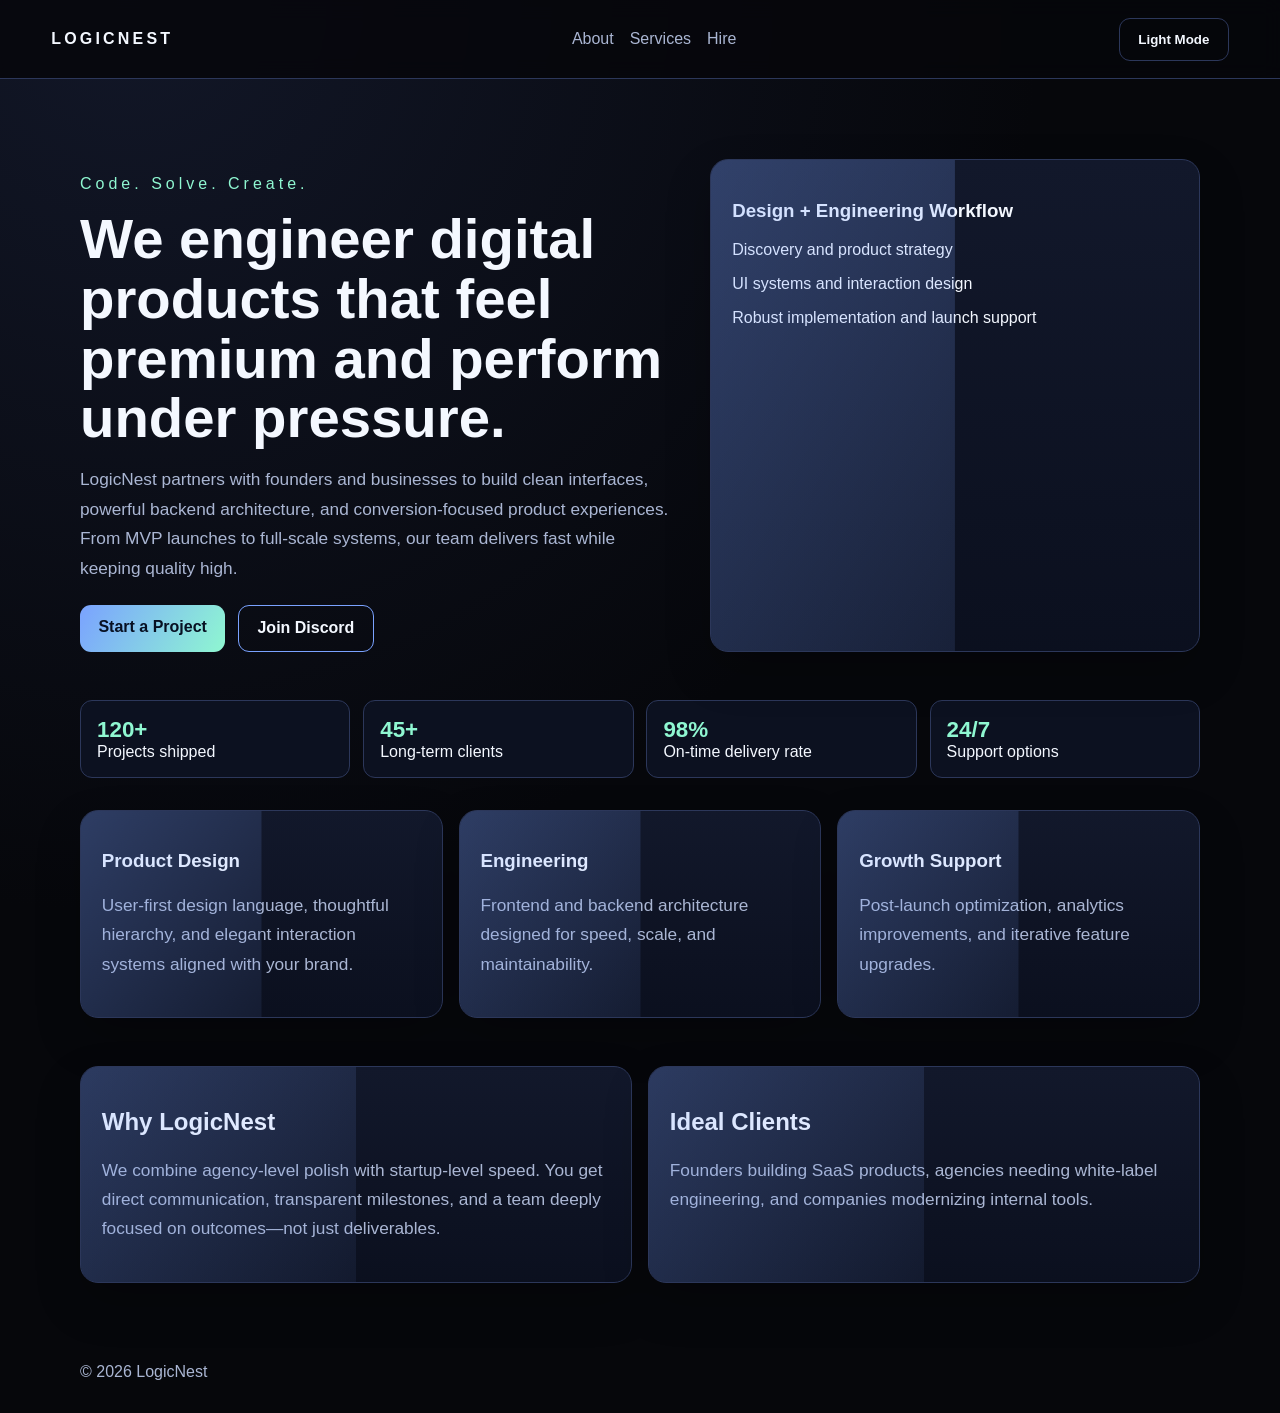
<file: index.html>
<!DOCTYPE html>
<html lang="en"><head><meta charset="UTF-8" /><meta name="viewport" content="width=device-width, initial-scale=1.0" /><title>LogicNest | Code. Solve. Create.</title><meta name="description" content="LogicNest builds premium software products and digital platforms." /><link rel="stylesheet" href="styles.css" /></head>
<body>
<header class="topbar"><a class="logo" href="/">LOGICNEST</a><nav><a href="/about.html">About</a><a href="/services.html">Services</a><a href="/hire.html">Hire</a></nav><button id="themeToggle" class="btn ghost" type="button">Toggle Theme</button></header>
<main class="container hero-grid reveal">
<section><p class="kicker">Code. Solve. Create.</p><h1>We engineer digital products that feel premium and perform under pressure.</h1><p class="lead">LogicNest partners with founders and businesses to build clean interfaces, powerful backend architecture, and conversion-focused product experiences. From MVP launches to full-scale systems, our team delivers fast while keeping quality high.</p><div class="cta-row"><a class="btn solid" href="/hire.html">Start a Project</a><a class="btn outline" href="https://discord.gg/pN8Snr8VT" target="_blank" rel="noreferrer">Join Discord</a></div></section>
<section class="panel mono-art"><h3>Design + Engineering Workflow</h3><div class="line"></div><p>Discovery and product strategy</p><div class="line"></div><p>UI systems and interaction design</p><div class="line"></div><p>Robust implementation and launch support</p></section></main>
<section class="container metrics reveal"><article class="metric"><b>120+</b><span>Projects shipped</span></article><article class="metric"><b>45+</b><span>Long-term clients</span></article><article class="metric"><b>98%</b><span>On-time delivery rate</span></article><article class="metric"><b>24/7</b><span>Support options</span></article></section>
<section class="container three-up reveal"><article class="panel"><h3>Product Design</h3><p class="lead">User-first design language, thoughtful hierarchy, and elegant interaction systems aligned with your brand.</p></article><article class="panel"><h3>Engineering</h3><p class="lead">Frontend and backend architecture designed for speed, scale, and maintainability.</p></article><article class="panel"><h3>Growth Support</h3><p class="lead">Post-launch optimization, analytics improvements, and iterative feature upgrades.</p></article></section>
<section class="container split reveal"><article class="panel"><h2>Why LogicNest</h2><p class="lead">We combine agency-level polish with startup-level speed. You get direct communication, transparent milestones, and a team deeply focused on outcomes—not just deliverables.</p></article><article class="panel"><h2>Ideal Clients</h2><p class="lead">Founders building SaaS products, agencies needing white-label engineering, and companies modernizing internal tools.</p></article></section>
<footer class="container footer">© <span id="year"></span> LogicNest</footer><script src="site.js"></script>
</body></html>
</file>
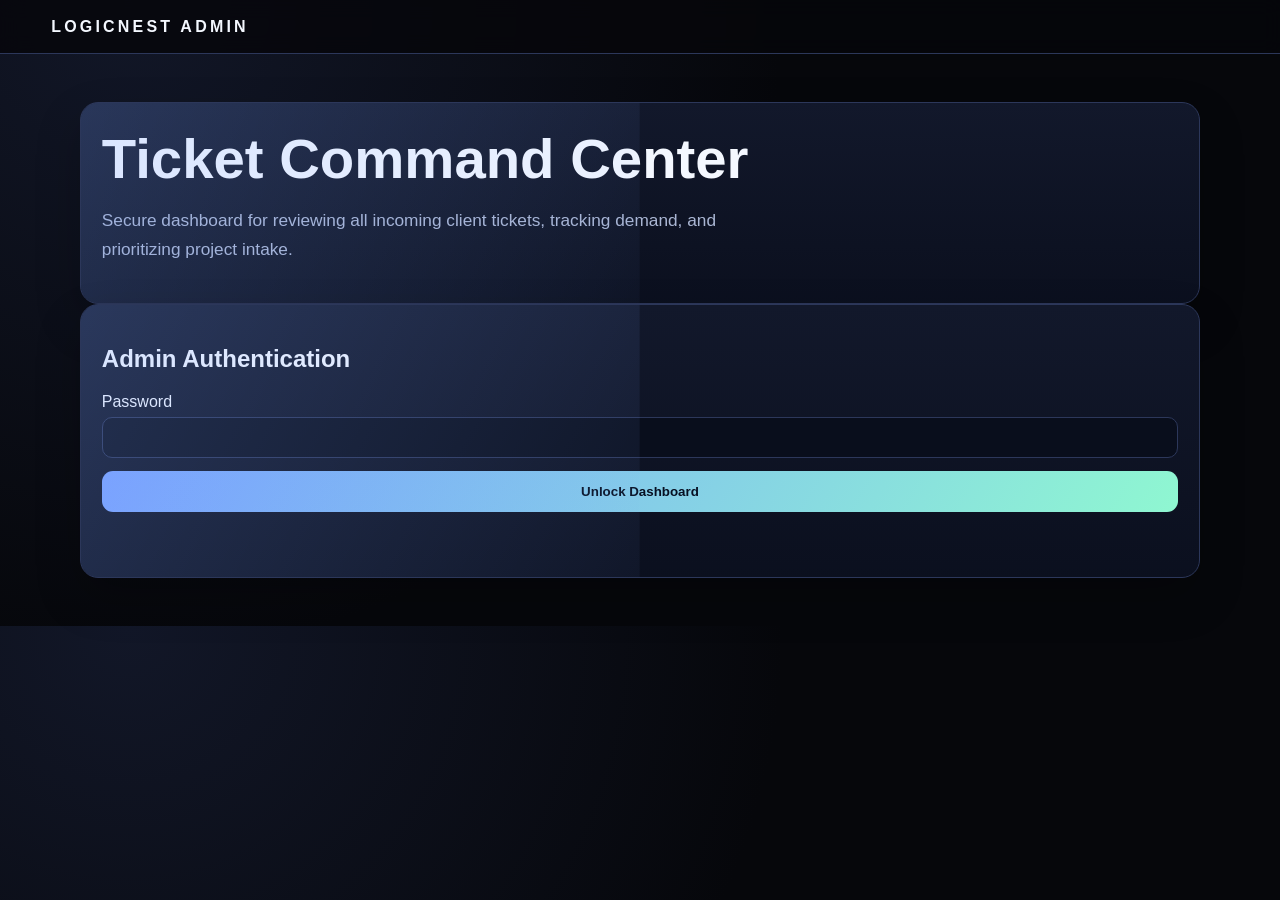
<file: admin/index.html>
<!DOCTYPE html>
<html lang="en">
<head>
  <meta charset="UTF-8" />
  <meta name="viewport" content="width=device-width, initial-scale=1.0" />
  <title>LogicNest Admin Console</title>
  <link rel="stylesheet" href="../styles.css" />
</head>
<body>
  <header class="topbar"><a class="logo" href="/">LOGICNEST ADMIN</a></header>
  <main class="container page">
    <section class="panel reveal">
      <h1>Ticket Command Center</h1>
      <p class="lead">Secure dashboard for reviewing all incoming client tickets, tracking demand, and prioritizing project intake.</p>
    </section>

    <section id="loginBox" class="panel reveal">
      <h2>Admin Authentication</h2>
      <form id="adminLoginForm" class="form-grid">
        <label>Password
          <input type="password" id="adminPassword" required />
        </label>
        <button class="btn solid" type="submit">Unlock Dashboard</button>
        <p id="loginStatus"></p>
      </form>
    </section>

    <section id="dashboard" class="reveal" style="display:none;">
      <div class="split">
        <article class="panel">
          <h2>Live Ticket Feed</h2>
          <p id="ticketsMeta" class="lead"></p>
        </article>
        <article class="panel">
          <h2>Actions</h2>
          <div class="cta-row">
            <button id="refreshBtn" class="btn outline" type="button">Refresh</button>
            <button id="logoutBtn" class="btn outline" type="button">Logout</button>
          </div>
          <p id="pageInfo" class="lead"></p>
        </article>
      </div>
      <div id="ticketsList" class="three-up"></div>
      <div class="cta-row" style="justify-content:center;">
        <button id="prevPage" class="btn outline" type="button">Previous</button>
        <button id="nextPage" class="btn outline" type="button">Next</button>
      </div>
    </section>
  </main>

  <script src="../config.js"></script>
  <script src="../site.js"></script>
  <script type="module" src="./admin.js"></script>
</body>
</html>
</file>
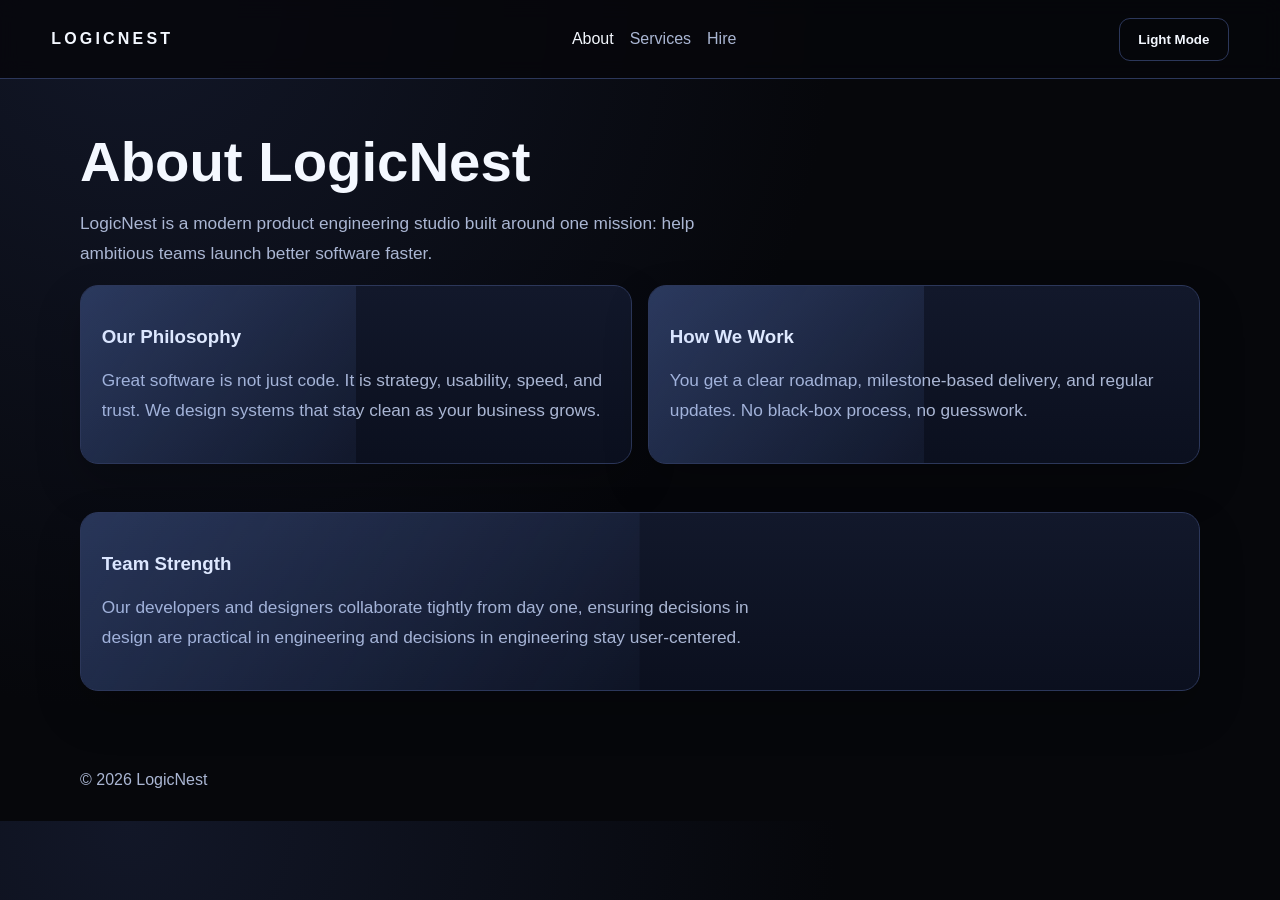
<file: about.html>
<!DOCTYPE html><html lang="en"><head><meta charset="UTF-8"><meta name="viewport" content="width=device-width, initial-scale=1.0"><title>About | LogicNest</title><link rel="stylesheet" href="styles.css"></head><body>
<header class="topbar"><a class="logo" href="/">LOGICNEST</a><nav><a href="/about.html" class="active">About</a><a href="/services.html">Services</a><a href="/hire.html">Hire</a></nav><button id="themeToggle" class="btn ghost" type="button">Toggle Theme</button></header>
<main class="container page reveal"><h1>About LogicNest</h1><p class="lead">LogicNest is a modern product engineering studio built around one mission: help ambitious teams launch better software faster.</p><section class="split"><article class="panel"><h3>Our Philosophy</h3><p class="lead">Great software is not just code. It is strategy, usability, speed, and trust. We design systems that stay clean as your business grows.</p></article><article class="panel"><h3>How We Work</h3><p class="lead">You get a clear roadmap, milestone-based delivery, and regular updates. No black-box process, no guesswork.</p></article></section><section class="panel"><h3>Team Strength</h3><p class="lead">Our developers and designers collaborate tightly from day one, ensuring decisions in design are practical in engineering and decisions in engineering stay user-centered.</p></section></main>
<footer class="container footer">© <span id="year"></span> LogicNest</footer><script src="site.js"></script>
</body></html>
</file>
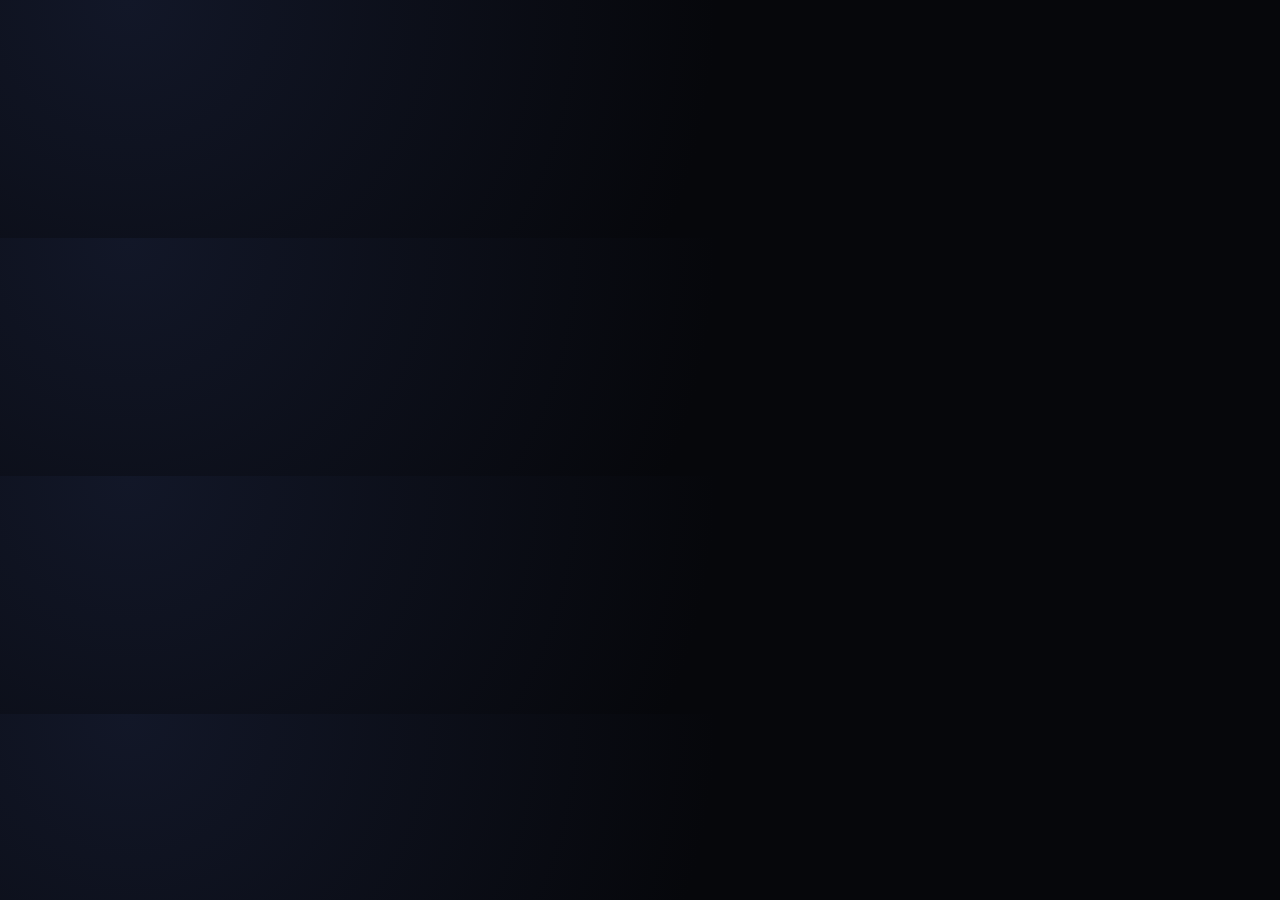
<file: admin.html>
<!DOCTYPE html>
<html lang="en">
  <head>
    <meta charset="UTF-8" />
    <meta name="viewport" content="width=device-width, initial-scale=1.0" />
    <title>LogicNest Admin | Tickets</title>
    <link rel="stylesheet" href="styles.css" />
  </head>
  <body>
    <main class="admin-wrap reveal visible">
      <section class="showcase">
        <h1>Admin Ticket Dashboard</h1>
        <p>Private LogicNest ticket inbox.</p>
      </section>

      <section id="loginBox" class="hire" style="grid-template-columns: 1fr;">
        <form id="adminLoginForm">
          <label>
            Admin Password
            <input type="password" id="adminPassword" required />
          </label>
          <button class="btn btn-primary" type="submit">Unlock Dashboard</button>
          <p id="loginStatus" aria-live="polite"></p>
        </form>
      </section>

      <section id="dashboard" class="showcase" style="display:none;">
        <div style="display:flex; justify-content:space-between; align-items:center; gap:1rem; flex-wrap:wrap;">
          <h2 style="margin:0;">Submitted Tickets</h2>
          <button id="logoutBtn" class="btn btn-ghost" type="button">Logout</button>
        </div>
        <p id="ticketsMeta"></p>
        <div id="ticketsList"></div>
        <div class="pagination-row">
          <button id="prevPage" class="btn btn-ghost" type="button">Previous</button>
          <span id="pageInfo"></span>
          <button id="nextPage" class="btn btn-ghost" type="button">Next</button>
        </div>
      </section>
    </main>

    <script type="module" src="admin.js"></script>
  </body>
</html>
</file>
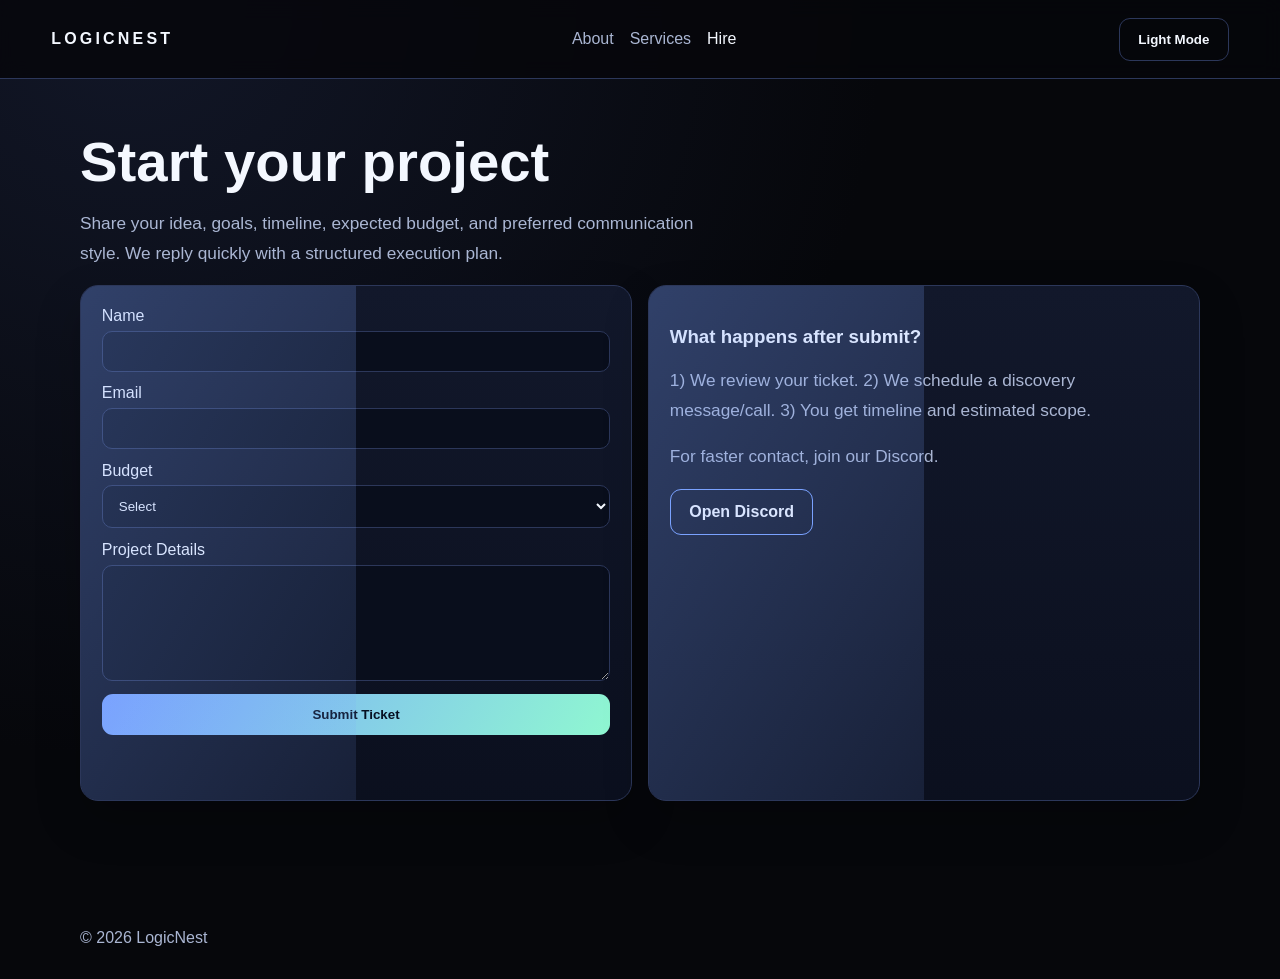
<file: hire.html>
<!DOCTYPE html><html lang="en"><head><meta charset="UTF-8"><meta name="viewport" content="width=device-width, initial-scale=1.0"><title>Hire | LogicNest</title><link rel="stylesheet" href="styles.css"></head><body>
<header class="topbar"><a class="logo" href="/">LOGICNEST</a><nav><a href="/about.html">About</a><a href="/services.html">Services</a><a href="/hire.html" class="active">Hire</a></nav><button id="themeToggle" class="btn ghost" type="button">Toggle Theme</button></header>
<main class="container page reveal"><h1>Start your project</h1><p class="lead">Share your idea, goals, timeline, expected budget, and preferred communication style. We reply quickly with a structured execution plan.</p>
<section class="split"><form id="ticketForm" class="panel form-grid"><label>Name<input name="name" required></label><label>Email<input type="email" name="email" required></label><label>Budget<select id="budgetSelect" name="budget" required><option value="">Select</option><option>$500-$2,000</option><option>$2,000-$10,000</option><option>$10,000+</option><option value="custom">Custom budget</option></select></label><label id="customBudgetWrap" style="display:none;">Custom Budget<input id="customBudgetInput" name="custom_budget" placeholder="e.g. $15,500 or monthly retainer" /></label><label>Project Details<textarea name="message" rows="6" required></textarea></label><button class="btn solid" type="submit">Submit Ticket</button><p id="formStatus"></p></form><article class="panel"><h3>What happens after submit?</h3><p class="lead">1) We review your ticket. 2) We schedule a discovery message/call. 3) You get timeline and estimated scope.</p><p class="lead">For faster contact, join our Discord.</p><a class="btn outline" href="https://discord.gg/pN8Snr8VT" target="_blank" rel="noreferrer">Open Discord</a></article></section>
</main><footer class="container footer">© <span id="year"></span> LogicNest</footer>
<script src="config.js"></script><script src="site.js"></script><script type="module" src="app.js"></script>
</body></html>
</file>
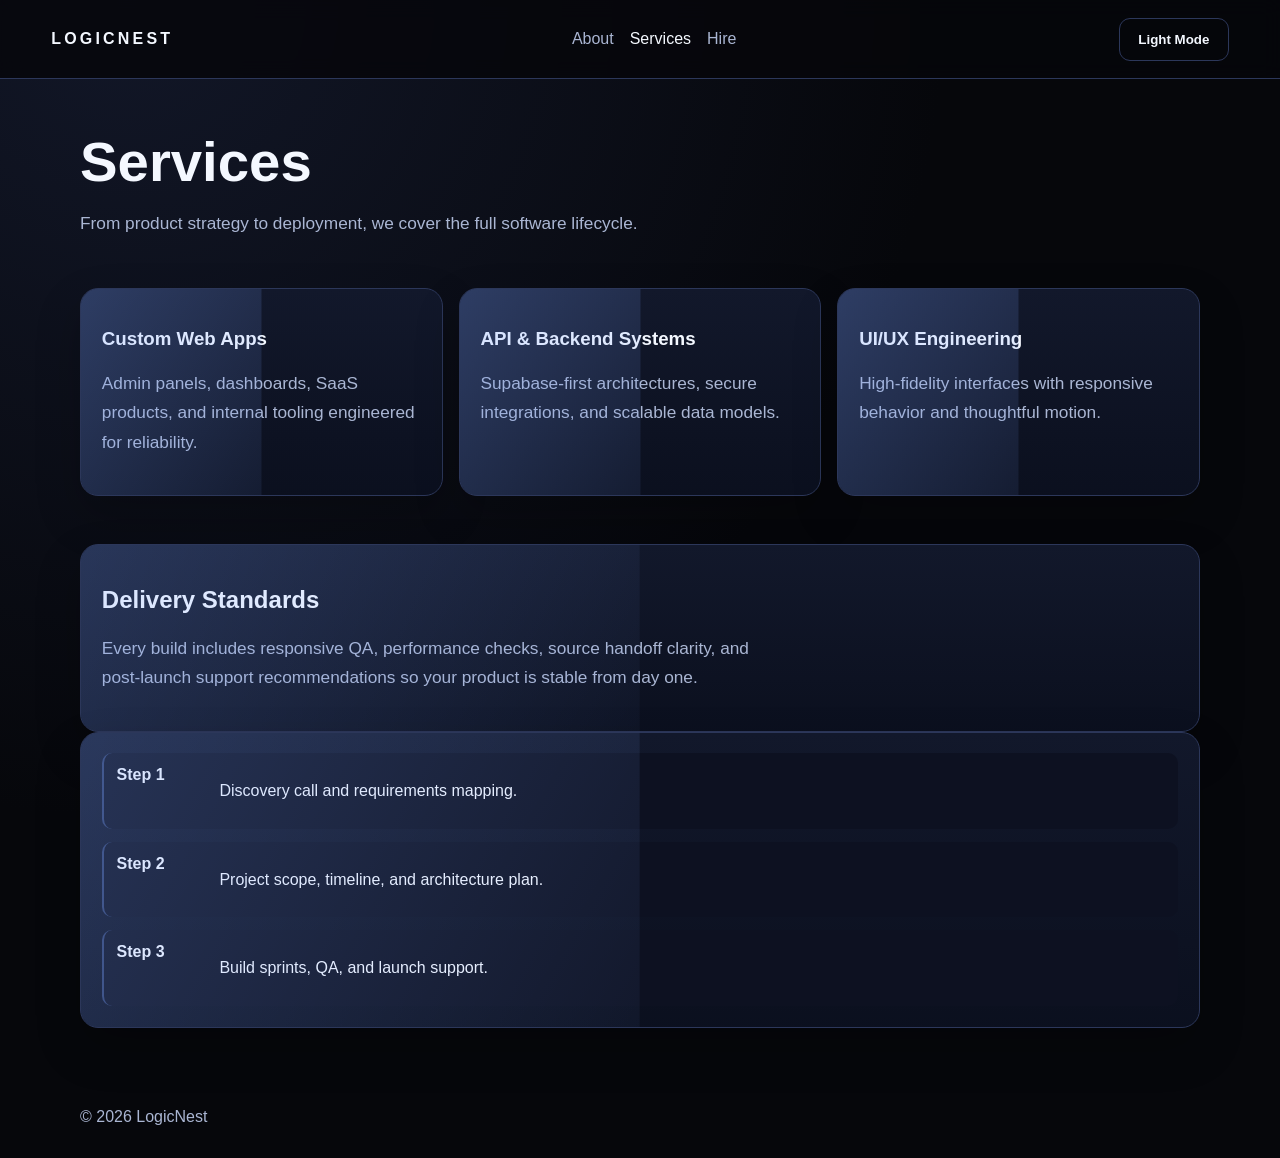
<file: services.html>
<!DOCTYPE html><html lang="en"><head><meta charset="UTF-8"><meta name="viewport" content="width=device-width, initial-scale=1.0"><title>Services | LogicNest</title><link rel="stylesheet" href="styles.css"></head><body>
<header class="topbar"><a class="logo" href="/">LOGICNEST</a><nav><a href="/about.html">About</a><a href="/services.html" class="active">Services</a><a href="/hire.html">Hire</a></nav><button id="themeToggle" class="btn ghost" type="button">Toggle Theme</button></header>
<main class="container page reveal"><h1>Services</h1><p class="lead">From product strategy to deployment, we cover the full software lifecycle.</p><section class="three-up"><article class="panel"><h3>Custom Web Apps</h3><p class="lead">Admin panels, dashboards, SaaS products, and internal tooling engineered for reliability.</p></article><article class="panel"><h3>API & Backend Systems</h3><p class="lead">Supabase-first architectures, secure integrations, and scalable data models.</p></article><article class="panel"><h3>UI/UX Engineering</h3><p class="lead">High-fidelity interfaces with responsive behavior and thoughtful motion.</p></article></section><section class="panel"><h2>Delivery Standards</h2><p class="lead">Every build includes responsive QA, performance checks, source handoff clarity, and post-launch support recommendations so your product is stable from day one.</p></section><section class="timeline panel"><div class="row"><b>Step 1</b><p>Discovery call and requirements mapping.</p></div><div class="row"><b>Step 2</b><p>Project scope, timeline, and architecture plan.</p></div><div class="row"><b>Step 3</b><p>Build sprints, QA, and launch support.</p></div></section></main>
<footer class="container footer">© <span id="year"></span> LogicNest</footer><script src="site.js"></script>
</body></html>
</file>
<file: styles.css>
:root{--bg:#06070b;--bg2:#121728;--fg:#f4f8ff;--muted:#aab6d3;--panel:#12182b;--line:#2c375a;--accent:#7aa2ff;--accent2:#8ff7d1;--btnText:#071022}
:root.light{--bg:#f5f8ff;--bg2:#e7eeff;--fg:#0e1730;--muted:#516089;--panel:#ffffff;--line:#cdd8ff;--accent:#3d63ff;--accent2:#1dbf9f;--btnText:#ffffff}
*{box-sizing:border-box}html{scroll-behavior:smooth}body{margin:0;background:radial-gradient(circle at 10% 0,var(--bg2),var(--bg) 50%);color:var(--fg);font-family:Inter,Arial,sans-serif;transition:background .4s,color .3s}
.topbar{display:flex;justify-content:space-between;align-items:center;gap:.8rem;padding:1.1rem 4vw;border-bottom:1px solid var(--line);position:sticky;top:0;background:color-mix(in oklab,var(--bg) 85%,transparent);backdrop-filter:blur(10px);z-index:10}
.logo{color:var(--fg);text-decoration:none;letter-spacing:.2em;font-weight:800}.topbar nav a{color:var(--muted);text-decoration:none;margin-left:1rem}.topbar nav a.active,.topbar nav a:hover{color:var(--fg)}
.container{width:min(1120px,92vw);margin:0 auto}.hero-grid{display:grid;grid-template-columns:1.1fr .9fr;gap:2rem;padding:5rem 0 3rem}
.kicker{letter-spacing:.25em;color:var(--accent2)}h1{font-size:clamp(2.2rem,4.4vw,4.2rem);line-height:1.06;margin:.3rem 0 1rem}.lead{color:var(--muted);max-width:68ch;font-size:1.08rem;line-height:1.7}
.panel{position:relative;overflow:hidden;background:linear-gradient(180deg,var(--panel),color-mix(in oklab,var(--panel) 82%,#000));border:1px solid var(--line);border-radius:18px;padding:1.3rem;box-shadow:0 20px 45px rgba(0,0,0,.22)}
.panel::after{content:"";position:absolute;inset:-120% -30%;background:linear-gradient(120deg,transparent,color-mix(in oklab,var(--accent) 30%,transparent),transparent);transform:translateX(-50%);animation:sheen 8s linear infinite;pointer-events:none}
.three-up{display:grid;grid-template-columns:repeat(3,1fr);gap:1rem;padding:2rem 0 3rem}.split{display:grid;grid-template-columns:1fr 1fr;gap:1rem;padding:0 0 3rem}
.btn{display:inline-block;padding:.82rem 1.15rem;border-radius:11px;text-decoration:none;border:1px solid var(--line);font-weight:700;transition:.25s;cursor:pointer}
.btn:hover{transform:translateY(-2px) scale(1.01)}.btn.solid{background:linear-gradient(120deg,var(--accent),var(--accent2));color:var(--btnText);border:none}.btn.outline{color:var(--fg);background:transparent;border-color:var(--accent)}.btn.ghost{background:transparent;color:var(--fg)}
.cta-row{display:flex;gap:.8rem;margin-top:1.4rem}.footer{padding:2rem 0;color:var(--muted)}.page{padding:3rem 0}.form-grid{display:grid;gap:.8rem}
label{display:grid;gap:.35rem}input,select,textarea{background:color-mix(in oklab,var(--panel) 78%,#000);color:var(--fg);border:1px solid var(--line);padding:.75rem;border-radius:10px}
.timeline{display:grid;gap:.8rem}.timeline .row{display:grid;grid-template-columns:90px 1fr;gap:.8rem;padding:.8rem;border-left:2px solid color-mix(in oklab,var(--accent) 35%,transparent);background:color-mix(in oklab,var(--panel) 86%,#000);border-radius:10px}
.metrics{display:grid;grid-template-columns:repeat(4,1fr);gap:.8rem}.metric{padding:1rem;border:1px solid var(--line);border-radius:12px;background:color-mix(in oklab,var(--panel) 84%,#000)}.metric b{font-size:1.4rem;display:block;color:var(--accent2)}
.reveal{opacity:0;transform:translateY(20px);transition:.7s}.reveal.show{opacity:1;transform:none}
.hero-grid{animation:fadein .9s ease both}@keyframes fadein{from{opacity:0;transform:translateY(12px)}to{opacity:1;transform:none}}@keyframes sheen{to{transform:translateX(50%)}}
@media(max-width:950px){.hero-grid,.three-up,.split,.metrics{grid-template-columns:1fr}}
</file>
